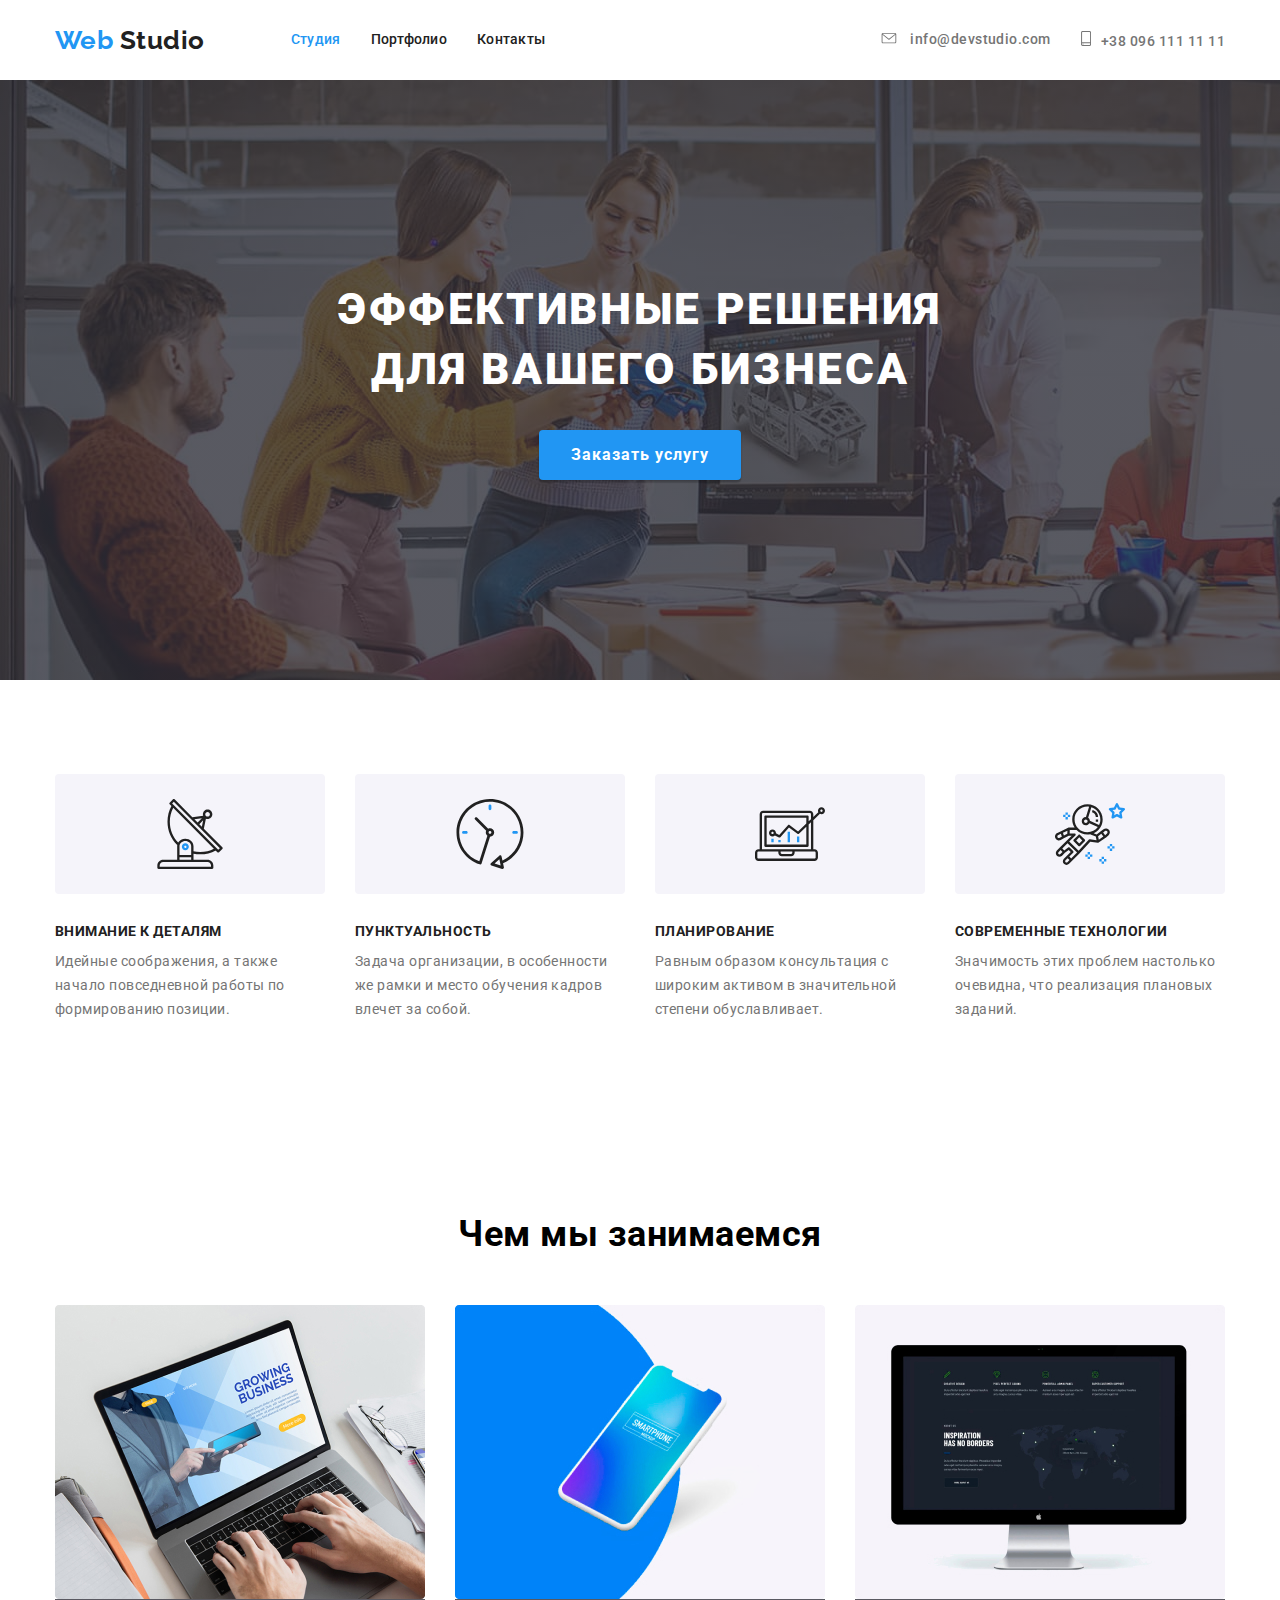
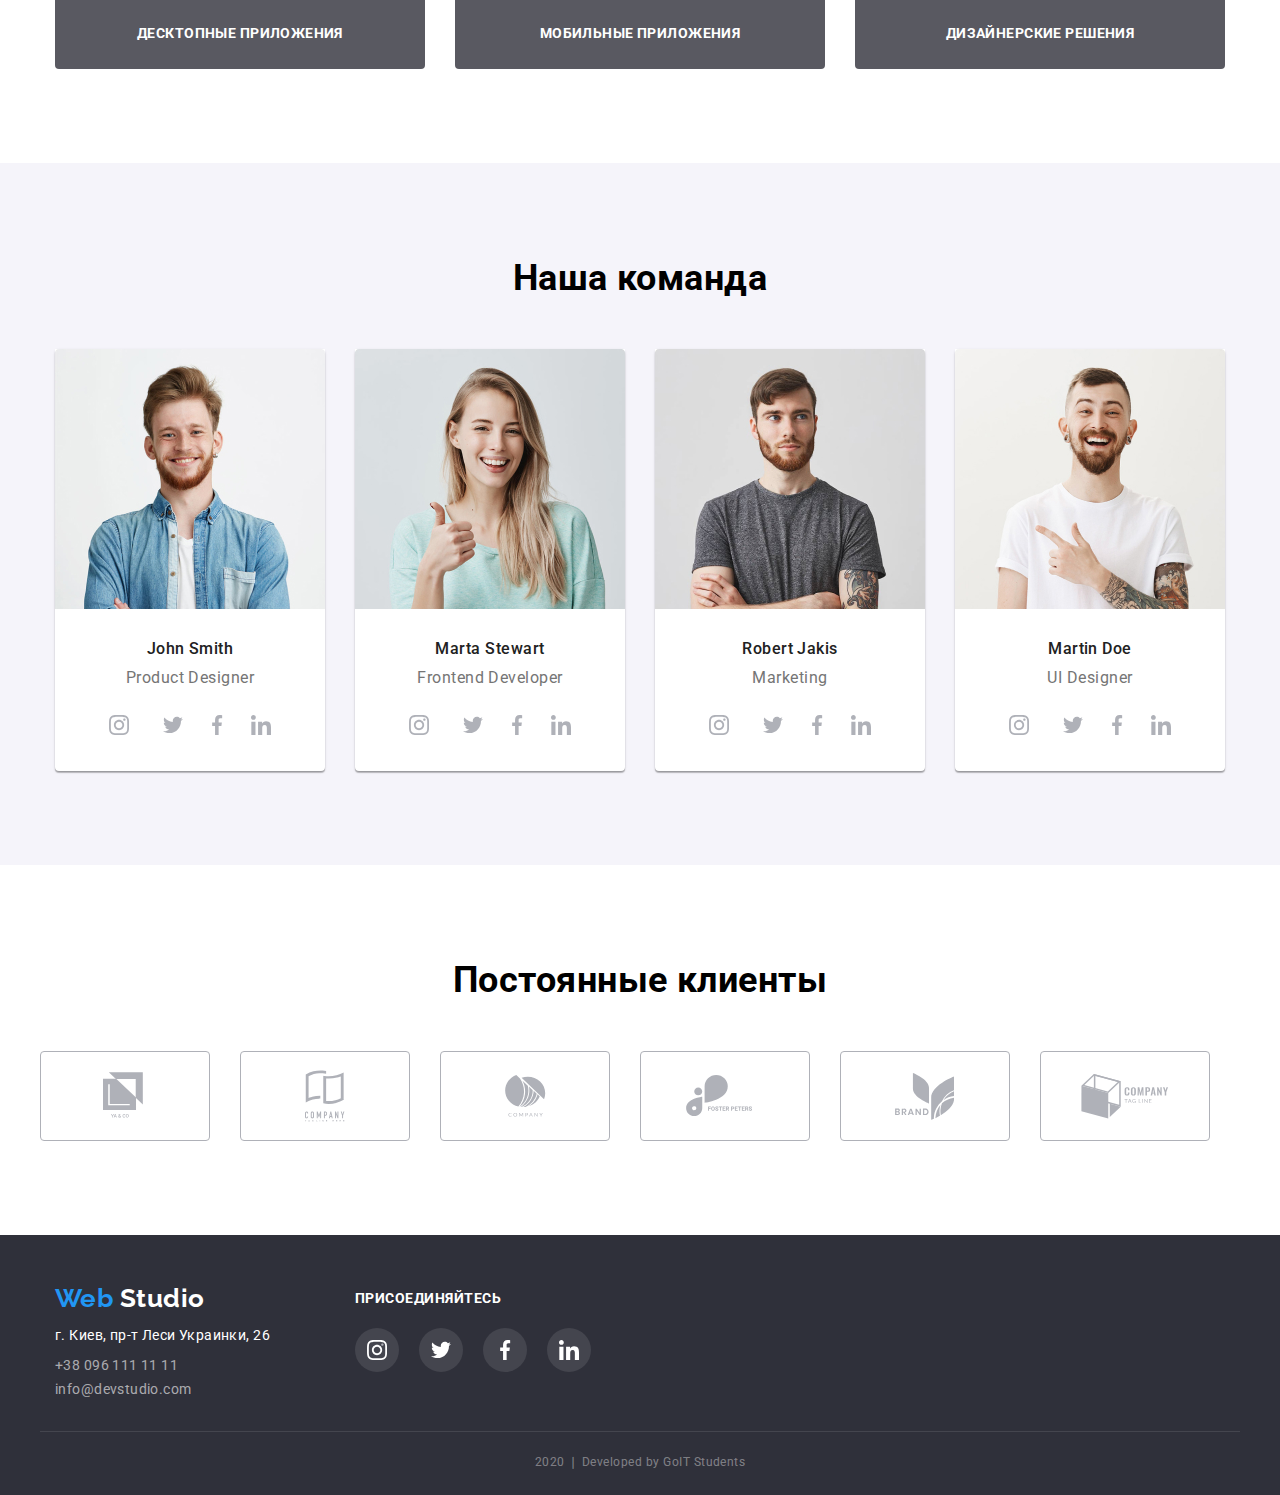
<file: index.html>
<!DOCTYPE html>
<html lang="ru">
<head>
    <meta charset="UTF-8">
    <meta name="viewport" content="width=device-width, initial-scale=1.0">
    <title>Web Studio v.1</title>
    <link rel="stylesheet" href="https://cdnjs.cloudflare.com/ajax/libs/modern-normalize/0.6.0/modern-normalize.min.css">
    <link rel="stylesheet" href="./css/style.css">
    <link href="https://fonts.googleapis.com/css2?family=Raleway:wght@700&family=Roboto:wght@400;500;700;900&display=swap" rel="stylesheet">
</head>
<body>
    <!-- Header-->
    <header class="header">
        <nav class="container main-nav">
                <a href="./index.html" class="logo">
                    <span class="logo-web">Web</span> Studio
                </a>
                <ul class="site-nav list">
                    <li class="item">
                        <a href="./index.html" class="link current">Студия</a>
                    </li>
                    <li class="item">
                        <a href="./portfolio.html" class="link">Портфолио</a>
                    </li>
                    <li class="item">
                        <a href="" class="link">Контакты</a>
                    </li>   
                </ul>
                <ul class="site-adress list">
                    <li class="item">
                       <!-- <img class="img-header" src="./img/envelope.svg" alt="Почта компании"> -->
                        <a href="mailto:info@devstudio.com" class="link">
                            <svg class="item-mail">
                                <use href="./img/symbol-defs.svg#icon-envelope"></use>
                            </svg> info@devstudio.com
                        </a>
                    </li>
                    <li class="item">
                        <!--<img class="img-header" src="./img/fon.svg" alt="Телефон компании"> -->
                        <a href="tel:+380961111111" class="link">
                            <svg class="item-fon">
                                <use href="./img/symbol-defs.svg#icon-fon"></use>
                            </svg>+38 096 111 11 11
                        </a>
                    </li>
                </ul>
        </nav>
    </header>
    <!-- Main part-->
    <main>
        <!--Baner -->
        <section class="hero">
            <!--<img src="./img/baner.png" alt="Банер"> -->
            <h1 class="hero-title">Эффективные решения для вашего бизнеса</h1>
            <a href="" class="button primary">Заказать услугу</a>
        </section>
        <!--Features-->
        <section class="invisibel-features">
            <!--Скрытый заголовок.-->
            <div class="container">
                <ul class="list list-point">
                    <li class="point">
                        <a href="" class="instrument">
                            <div class="img-card">
                                <!--<img class="img-point" src="./img/antenna.svg" alt="antenna" width="70" height="120" > -->
                                <svg class="img-point">
                                    <use href="./img/symbol-defs.svg#icon-antenna"></use>
                                </svg>
                            </div>
                            <h3 class="featur-f">Внимание к деталям</h3>
                            <p class="featur-f">Идейные соображения, а также начало повседневной работы по формированию позиции.</p>
                        </a>
                    </li>
                    <li class="point">
                        <a href="" class="instrument">
                            <div class="img-card">
                                <!-- <img class="img-point" src="./img/clock.svg" alt="clock"width="70" height="120" > -->
                                <svg class="img-point">
                                    <use href="./img/symbol-defs.svg#icon-clock"></use>
                                </svg>    
                            </div>
                            <h3 class="featur-f">Пунктуальность</h3>
                            <p class="featur-f">Задача организации, в особенности же рамки и место обучения кадров влечет за собой.</p>
                        </a>
                    </li>
                    <li class="point">
                        <a href="" class="instrument">
                            <div class="img-card">
                                <!-- <img  class="img-point" src="./img/diagram.svg" alt="diagram" width="70" height="120" > -->
                                <svg class="img-point">
                                    <use href="./img/symbol-defs.svg#icon-diagram"></use>
                                </svg>
                            </div>
                            <h3 class="featur-f">Планирование</h3>
                            <p class="featur-f">Равным образом консультация с широким активом в значительной степени обуславливает.</p>
                        </a>
                    </li>
                    <li class="point">
                        <a href="" class="instrument">
                            <div class="img-card">
                                <!-- <img class="img-point" src="./img/astronaut.svg" alt="astronaut" width="70" height="120" > -->
                                <svg class="img-point">
                                    <use href="./img/symbol-defs.svg#icon-astronaut"></use>
                                </svg>
                            </div>
                            <h3 class="featur-f">Современные технологии</h3>
                            <p class="featur-f">Значимость этих проблем настолько очевидна, что реализация плановых заданий.</p>
                        </a>
                    </li>
                </ul>
            </div>
        </section>
        <!--Tasks-->
        <section class="feature">
            <div class="container">
               <h2 class="task">Чем мы занимаемся</h2>
                    <ul class="list features">
                        <li class="picture">
                            <img src="./img/box_1.jpg" width="370" height="294" alt="box_1">
                            <h3 class="adds">Десктопные приложения</h3>
                        </li>
                        <li class="picture">
                            <img src="./img/box_2.jpg" width="370" height="294" alt="box_2">
                            <h3 class="adds">Мобильные приложения</h3>
                        </li>
                        <li class="picture">
                            <img src="./img/box_3.jpg" width="370" height="294" alt="box_3">
                            <h3 class="adds">Дизайнерские решения</h3>
                        </li>
                    </ul>
            </div>
        </section>
        <!--Team-->
        <section class="team">
            <div class="container">   
                <h2 class="task">Наша команда</h2>
                <ul class="list comando">
                    <li class="social-item">
                        <img class="photo" src="./img/john.jpg" alt="john smith" width="270" height="260" />
                        <h3 class="name">John Smith</h3>
                        <p class="profi">Product Designer</p>
                        <ul class="social">
                            <li class="gatjet">
                                <a class="label" href="" aria-label="Ссылка на Instagram">
                                    <!-- <img src="./img/instagram.svg" alt="instagram"> -->
                                    <svg class="icon">
                                        <use href="./img/symbol-defs.svg#icon-instagram"></use>
                                    </svg>
                                </a>
                            </li>
                            <li>
                                <a class="label" href="" aria-label="Ссылка на Twitter">
                                    <!-- <img src="./img/twitter.svg" alt="twitter"> -->
                                    <svg class="icon">
                                        <use href="./img/symbol-defs.svg#icon-twitter"></use>
                                    </svg>
                                </a>
                            </li>
                            <li>
                                <a class="label" href="" aria-label="Ссылка на Facebook">
                                   <!-- <img src="./img/facebook.svg" alt="facebook">-->
                                    <svg class="icon">
                                        <use href="./img/symbol-defs.svg#icon-facebook"></use>
                                    </svg>
                                </a>
                            </li>
                            <li>
                                <a class="label" href="" aria-label="Ссылка на LinkedIn">
                                    <!--<img src="./img/linkedin.svg" alt="linkedin"> -->
                                    <svg class="icon">
                                        <use href="./img/symbol-defs.svg#icon-linkedin"></use>
                                    </svg>
                                </a>
                            </li>
                        </ul>
                    </li>               
                    <li class="social-item">
                        <img class="photo" src="./img/marta.jpg" alt="marta stewart" width="270" height="260" />
                        <h3 class="name">Marta Stewart</h3>
                        <p class="profi">Frontend Developer</p>
                        <ul class="social">
                            <li class="gatjet">
                                <a class="label" href="" aria-label="Ссылка на Instagram">
                                    <!-- <img src="./img/instagram.svg" alt="instagram"> -->
                                    <svg class="icon">
                                        <use href="./img/symbol-defs.svg#icon-instagram"></use>
                                    </svg>
                                </a>
                            </li>
                            <li>
                                <a class="label" href="" aria-label="Ссылка на Twitter">
                                    <!-- <img src="./img/twitter.svg" alt="twitter"> -->
                                    <svg class="icon">
                                        <use href="./img/symbol-defs.svg#icon-twitter"></use>
                                    </svg>
                                </a>
                            </li>
                            <li>
                                <a class="label" href="" aria-label="Ссылка на Facebook">
                                   <!-- <img src="./img/facebook.svg" alt="facebook">-->
                                    <svg class="icon">
                                        <use href="./img/symbol-defs.svg#icon-facebook"></use>
                                    </svg>
                                </a>
                            </li>
                            <li>
                                <a class="label" href="" aria-label="Ссылка на LinkedIn">
                                    <!--<img src="./img/linkedin.svg" alt="linkedin"> -->
                                    <svg class="icon">
                                        <use href="./img/symbol-defs.svg#icon-linkedin"></use>
                                    </svg>
                                </a>
                            </li>
                        </ul>
                    </li>
                    <li class="social-item">
                        <img class="photo" src="./img/robert.jpg" alt="robert jakis" width="270" height="260" />
                        <h3 class="name">Robert Jakis</h3>
                        <p class="profi">Marketing</p>
                        <ul class="social">
                            <li class="gatjet">
                                <a class="label" href="" aria-label="Ссылка на Instagram">
                                    <!-- <img src="./img/instagram.svg" alt="instagram"> -->
                                    <svg class="icon">
                                        <use href="./img/symbol-defs.svg#icon-instagram"></use>
                                    </svg>
                                </a>
                            </li>
                            <li>
                                <a class="label" href="" aria-label="Ссылка на Twitter">
                                    <!-- <img src="./img/twitter.svg" alt="twitter"> -->
                                    <svg class="icon">
                                        <use href="./img/symbol-defs.svg#icon-twitter"></use>
                                    </svg>
                                </a>
                            </li>
                            <li>
                                <a class="label" href="" aria-label="Ссылка на Facebook">
                                   <!-- <img src="./img/facebook.svg" alt="facebook">-->
                                    <svg class="icon">
                                        <use href="./img/symbol-defs.svg#icon-facebook"></use>
                                    </svg>
                                </a>
                            </li>
                            <li>
                                <a class="label" href="" aria-label="Ссылка на LinkedIn">
                                    <!--<img src="./img/linkedin.svg" alt="linkedin"> -->
                                    <svg class="icon">
                                        <use href="./img/symbol-defs.svg#icon-linkedin"></use>
                                    </svg>
                                </a>
                            </li>
                        </ul>
                    </li>            
                    <li class="social-item">
                        <img class="photo" src="./img/martin.jpg" alt="martin doe" width="270" height="260" />
                        <h3 class="name">Martin Doe</h3>
                        <p class="profi">UI Designer</p>
                        <ul class="social">
                            <li class="gatjet">
                                <a class="label" href="" aria-label="Ссылка на Instagram">
                                    <!-- <img src="./img/instagram.svg" alt="instagram"> -->
                                    <svg class="icon">
                                        <use href="./img/symbol-defs.svg#icon-instagram"></use>
                                    </svg>
                                </a>
                            </li>
                            <li>
                                <a class="label" href="" aria-label="Ссылка на Twitter">
                                    <!-- <img src="./img/twitter.svg" alt="twitter"> -->
                                    <svg class="icon">
                                        <use href="./img/symbol-defs.svg#icon-twitter"></use>
                                    </svg>
                                </a>
                            </li>
                            <li>
                                <a class="label" href="" aria-label="Ссылка на Facebook">
                                   <!-- <img src="./img/facebook.svg" alt="facebook">-->
                                    <svg class="icon">
                                        <use href="./img/symbol-defs.svg#icon-facebook"></use>
                                    </svg>
                                </a>
                            </li>
                            <li>
                                <a class="label" href="" aria-label="Ссылка на LinkedIn">
                                    <!--<img src="./img/linkedin.svg" alt="linkedin"> -->
                                    <svg class="icon">
                                        <use href="./img/symbol-defs.svg#icon-linkedin"></use>
                                    </svg>
                                </a>
                            </li>
                        </ul>
                    </li>
                </ul>
            </div>
        </section>
        <!--Clients-->
        <section class="client">
            <div class="container">
            <h2 class="task">Постоянные клиенты</h2>
            <ul class="list-client">
                <li class="pic">
                    <a href="" class="company">
                        <!-- <img src="./img/logo_1.svg" alt="logo_1"> -->
                        <svg class="plant logo_1" width="44" height="49">
                            <use href="./img/symbol-defs.svg#icon-logo_1"></use>
                        </svg>
                    </a>
                 </li>
                <li class="pic">
                    <a href="" class="company">
                        <!-- <img src="./img/logo_2.svg" alt="logo_2"> -->
                        <svg class="plant logo_2" width="40" height="52">
                            <use href="./img/symbol-defs.svg#icon-logo_2"></use>
                        </svg>
                    </a>
                </li>
                <li class="pic">
                    <a href="" class="company">
                        <!-- <img src="./img/logo_3.svg" alt="logo_3">-->
                        <svg class="plant logo_3" width="41" height="42">
                            <use href="./img/symbol-defs.svg#icon-logo_3"></use>
                        </svg>
                    </a>
                </li>
                <li class="pic">
                    <a href="" class="company">
                        <!-- <img src="./img/logo_4.svg" alt="logo_4"> -->
                        <svg class="plant logo_4" width="79" height="42">
                            <use href="./img/symbol-defs.svg#icon-logo_4"></use>
                        </svg>
                    </a>
                </li>
                <li class="pic">
                    <a href="" class="company">
                        <!-- <img src="./img/logo_5.svg" alt="logo_5">-->
                        <svg class="plant logo_5" width="59" height="47">
                            <use href="./img/symbol-defs.svg#icon-logo_5"></use>
                        </svg>
                    </a>
                </li>
                <li class="pic">
                    <a href="" class="company">
                        <!-- <img src="./img/logo_6.svg" alt="logo_6"> -->
                        <svg class="plant logo_6" width="88" height="45">
                            <use href="./img/symbol-defs.svg#icon-logo_6"></use>
                        </svg>
                    </a>
                </li>
            </ul>
        </div>
        </section>
    </main>
    <!-- Footer-->
    <footer class="footer-f">
        <div class="container">
            <div class="page-footer">
                <div class="footer-lg">
                    <a href="" class="logo-f">
                        <span class="logo-web">Web</span> Studio
                    </a>
                    <address class="adress-studio">
                        <p class="place"> г. Киев, пр-т Леси Украинки, 26</p>
                        <ul class="general adress-list">
                            <li>
                                <a href="tel:+380961111111" class="footer-mails">
                                    +38 096 111 11 11
                                </a>
                            </li>
                            <li>
                                <a href="mailto:info@devstudio.com" class="footer-mails">
                                  info@devstudio.com
                                </a>
                            </li>
                        </ul>
                    </address>
                </div>
                <section class="footer-s">
                    <h3 class="footer-h">Присоединяйтесь</h3>
                    <ul class="footer-social">
                        <li class="aria-footer">
                            <a class="label-footer" href="" aria-label="Ссылка на Instagram">
                                <!-- <img src="./img/instagram.svg" alt="instagram"> -->
                                <svg class="icon">
                                    <use href="./img/symbol-defs.svg#icon-instagram"></use>
                                </svg>
                            </a>
                        </li>
                        <li class="aria-footer">
                            <a class="label-footer" href="" aria-label="Ссылка на Twitter">
                                <!-- <img src="./img/twitter.svg" alt="twitter"> -->
                                <svg class="icon">
                                    <use href="./img/symbol-defs.svg#icon-twitter"></use>
                                </svg>
                            </a>
                        </li>
                        <li class="aria-footer">
                            <a class="label-footer" href="" aria-label="Ссылка на Facebook">
                                <!-- <img src="./img/facebook.svg" alt="facebook">-->
                                 <svg class="icon">
                                     <use href="./img/symbol-defs.svg#icon-facebook"></use>
                                 </svg>
                             </a>
                        </li>
                        <li class="aria-footer">
                            <a class="label-footer" href="" aria-label="Ссылка на LinkedIn">
                                <!--<img src="./img/linkedin.svg" alt="linkedin"> -->
                                <svg class="icon">
                                    <use href="./img/symbol-defs.svg#icon-linkedin"></use>
                                </svg>
                            </a>
                        </li>
                    </ul>
                </section>
            </div>
        </div>
            <p class="developer">2020 &#10072; Developed by GoIT Students</p>
    </footer>
</body>
</html>
</file>
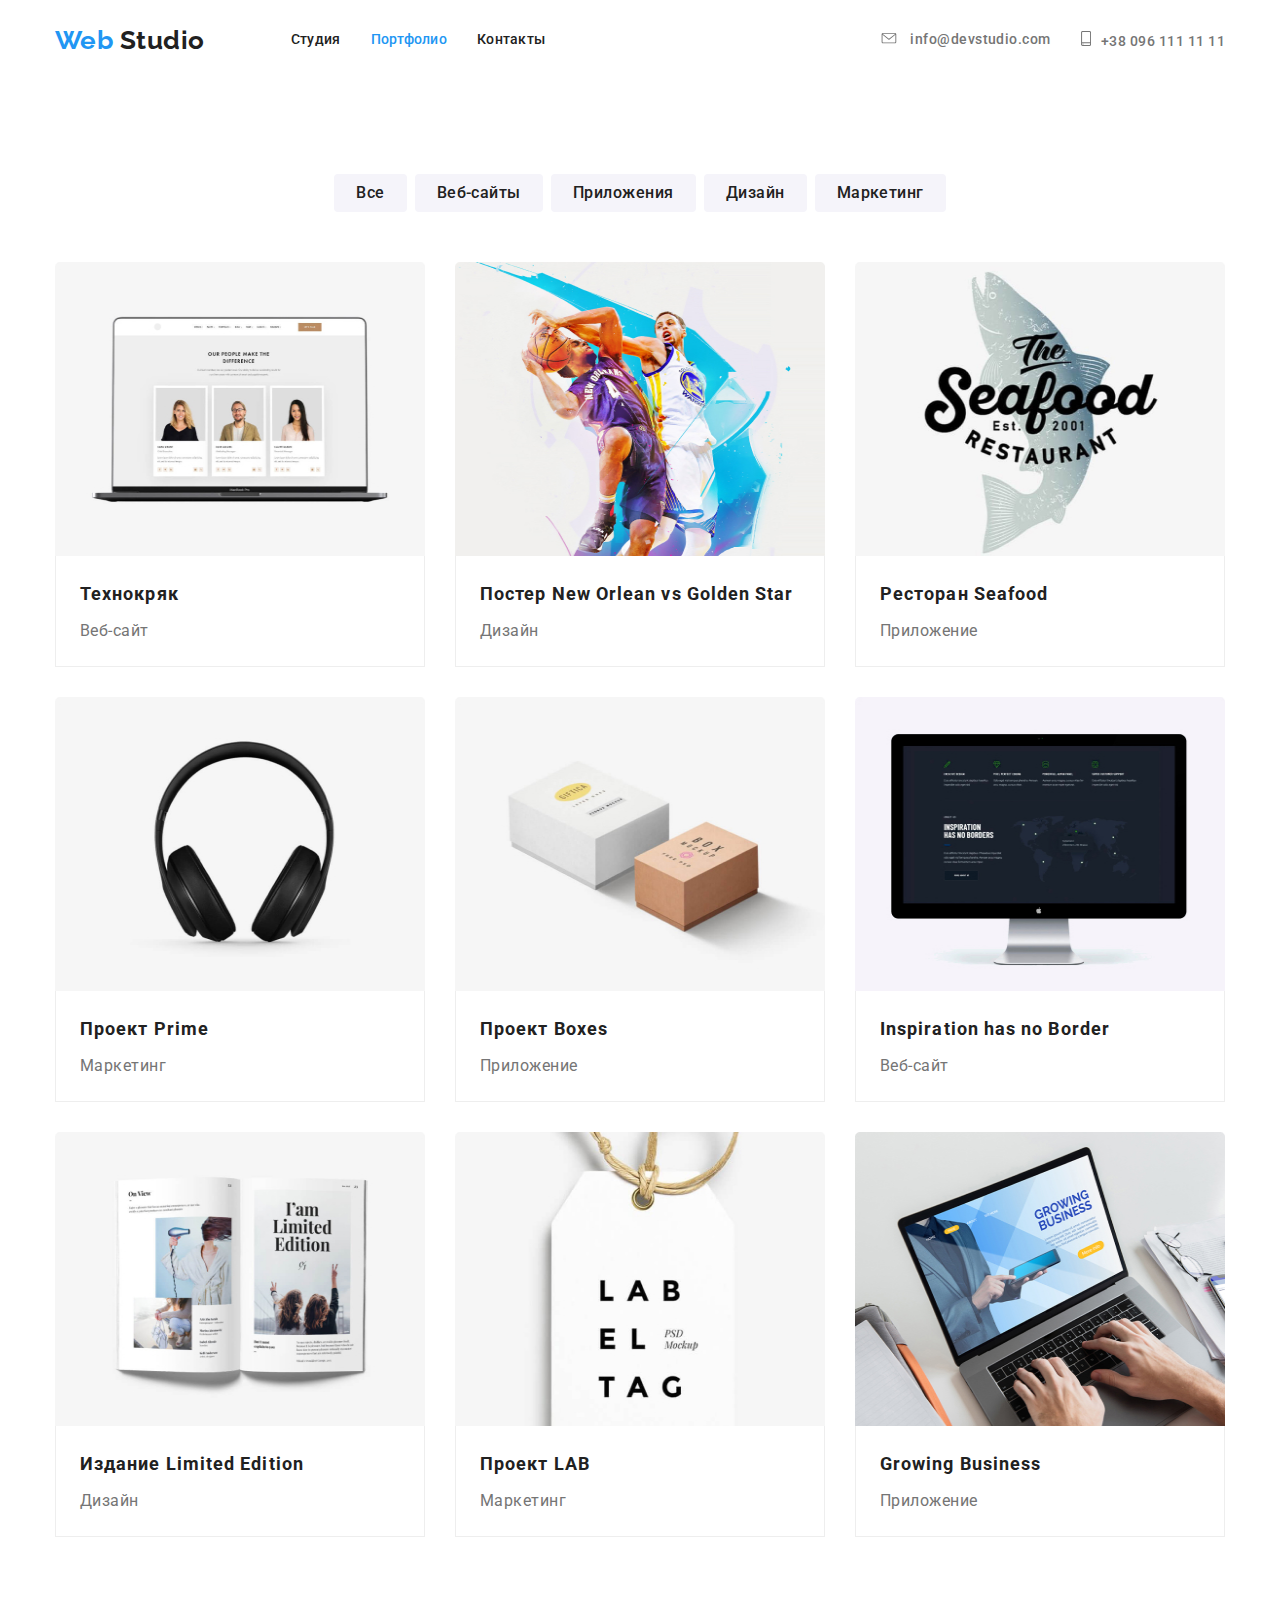
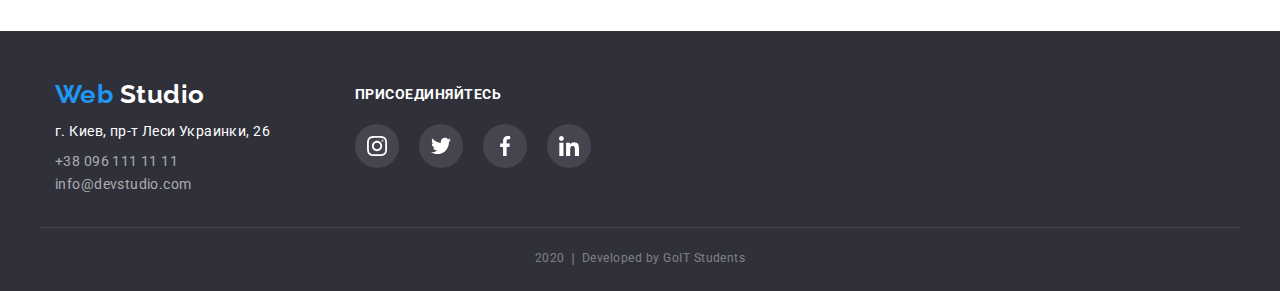
<file: portfolio.html>
<!DOCTYPE html>
<html lang="ru">
<head>
    <meta charset="UTF-8">
    <meta name="viewport" content="width=device-width, initial-scale=1.0">
    <title>Portfolio</title>
    <link rel="stylesheet" href="https://cdnjs.cloudflare.com/ajax/libs/modern-normalize/0.6.0/modern-normalize.min.css">
    <link rel="stylesheet" href="./css/style.css">
    <link href="https://fonts.googleapis.com/css2?family=Raleway:wght@700&family=Roboto:wght@400;500;700;900&display=swap" rel="stylesheet">
</head>
<body>
    <!-- Header-->
    <header class="header">
        <nav class="container main-nav">
                <a href="./index.html" class="logo">
                    <span class="logo-web">Web</span> Studio
                </a>
                <ul class="site-nav list">
                    <li class="item">
                        <a href="./index.html" class="link">Студия</a>
                    </li>
                    <li class="item">
                        <a href="./portfolio.html" class="link current">Портфолио</a>
                    </li>
                    <li class="item">
                        <a href="" class="link">Контакты</a>
                    </li>   
                </ul>
                <ul class="site-adress list">
                    <li class="item">
                       <!-- <img class="img-header" src="./img/envelope.svg" alt="Почта компании"> -->
                        <a href="mailto:info@devstudio.com" class="link">
                            <svg class="item-mail">
                                <use href="./img/symbol-defs.svg#icon-envelope"></use>
                            </svg> info@devstudio.com
                        </a>
                    </li>
                    <li class="item">
                        <!--<img class="img-header" src="./img/fon.svg" alt="Телефон компании"> -->
                        <a href="tel:+380961111111" class="link">
                            <svg class="item-fon">
                                <use href="./img/symbol-defs.svg#icon-fon"></use>
                            </svg>+38 096 111 11 11
                        </a>
                    </li>
                </ul>
        </nav>
    </header>
    <!-- Main part-->
    <main>
        <section class="filter"> <!-- Filters-->
            <div class="container">
                <!--<h1>Фильтры</h1> Скрытый заголовок.Уберется при оформлении CSS-->
                <ul class="button list-bt">
                    <li class="button-b">
                        <button type="button" class="button-secondary">Все</button>
                    </li>
                    <li class="button-b">
                        <button type="button" class="button-secondary">Веб-сайты</button>
                    </li>
                    <li class="button-b">
                        <button type="button" class="button-secondary">Приложения</button>
                    </li>
                    <li class="button-b">
                        <button type="button" class="button-secondary">Дизайн</button>
                    </li>
                    <li class="button-b">
                        <button type="button" class="button-secondary">Маркетинг</button>
                    </li>
                </ul>
                <ul class="galery list-bt">
                    <li class="card">
                        <a class="card-foto" href="">
                            <img src="./img/img_1.jpg" alt="project_1" width="370" height="294">
                            <div class="galery-card">
                                <h3 class="list-info">Технокряк</h3>
                                <p class="list-top">Веб-сайт</p>
                            </div>               
                        </a>
                    </li>
                    <li class="card">
                        <a class="card-foto" href="">
                            <img src="./img/img_2.jpg" alt="project_2" width="370" height="294">  
                            <div class="galery-card">
                                <h3 class="list-info">Постер New Orlean vs Golden Star</h3>
                                <p class="list-top">Дизайн</p>
                            </div>
                        </a>
                    </li>
                    <li class="card">
                        <a class="card-foto" href="">
                            <img src="./img/img_3.jpg" alt="project_3" width="370" height="294">  
                            <div class="galery-card">
                                <h3 class="list-info">Ресторан Seafood</h3>
                                <p class="list-top">Приложение</p>
                            </div>
                        </a>
                    </li>
                    <li class="card">
                        <a class="card-foto" href="">
                            <img src="./img/img_4.jpg" alt="project_4" width="370" height="294">  
                            <div class="galery-card">
                                <h3 class="list-info">Проект Prime</h3>
                                <p class="list-top">Маркетинг</p>
                            </div>
                        </a>
                    </li>
                    <li class="card">
                        <a class="card-foto" href="">
                            <img src="./img/img_5.jpg" alt="project_5" width="370" height="294">  
                            <div class="galery-card">
                                <h3 class="list-info">Проект Boxes</h3>
                                <p class="list-top">Приложение</p>
                            </div>
                        </a>
                    </li>
                    <li class="card">
                        <a class="card-foto" href="">
                            <img src="./img/img_6.jpg" alt="project_6" width="370" height="294">  
                            <div class="galery-card">
                                <h3 class="list-info">Inspiration has no Border</h3>
                                <p class="list-top">Веб-сайт</p>
                            </div>
                        </a>   
                    </li>
                    <li class="card">
                        <a class="card-foto" href="">
                            <img src="./img/img_7.jpg" alt="project_7" width="370" height="294">  
                            <div class="galery-card">
                                <h3 class="list-info">Издание Limited Edition</h3>
                                <p class="list-top">Дизайн</p>
                            </div>
                        </a>
                    </li>
                    <li class="card">
                        <a class="card-foto" href="">
                            <img src="./img/img_8.jpg" alt="project_8" width="370" height="294">  
                            <div class="galery-card">
                                <h3 class="list-info">Проект LAB</h3>
                                <p class="list-top">Маркетинг</p>
                            </div>
                        </a>
                    </li>
                    <li class="card">
                        <a class="card-foto" href="">
                            <img src="./img/img_9.jpg" alt="project_9" width="370" height="294">  
                            <div class="galery-card">
                                <h3 class="list-info">Growing Business</h3>
                                <p class="list-top">Приложение</p>
                            </div>
                        </a>
                    </li>
                </ul>
            </div>
        </section>
    </main>
    <!-- Footer-->
    <footer class="footer-f">
        <div class="container">
            <div class="page-footer">
                <div class="footer-lg">
                    <a href="" class="logo-f">
                        <span class="logo-web">Web</span> Studio
                    </a>
                    <address class="adress-studio">
                        <p class="place"> г. Киев, пр-т Леси Украинки, 26</p>
                        <ul class="general adress-list">
                            <li>
                                <a href="tel:+380961111111" class="footer-mails">
                                    +38 096 111 11 11
                                </a>
                            </li>
                            <li>
                                <a href="mailto:info@devstudio.com" class="footer-mails">
                                  info@devstudio.com
                                </a>
                            </li>
                        </ul>
                    </address>
                </div>
                <section class="footer-s">
                    <h3 class="footer-h">Присоединяйтесь</h3>
                    <ul class="footer-social">
                        <li class="aria-footer">
                            <a class="label-footer" href="" aria-label="Ссылка на Instagram">
                                <!-- <img src="./img/instagram.svg" alt="instagram"> -->
                                <svg class="icon">
                                    <use href="./img/symbol-defs.svg#icon-instagram"></use>
                                </svg>
                            </a>
                        </li>
                        <li class="aria-footer">
                            <a class="label-footer" href="" aria-label="Ссылка на Twitter">
                                <!-- <img src="./img/twitter.svg" alt="twitter"> -->
                                <svg class="icon">
                                    <use href="./img/symbol-defs.svg#icon-twitter"></use>
                                </svg>
                            </a>
                        </li>
                        <li class="aria-footer">
                            <a class="label-footer" href="" aria-label="Ссылка на Facebook">
                                <!-- <img src="./img/facebook.svg" alt="facebook">-->
                                 <svg class="icon">
                                     <use href="./img/symbol-defs.svg#icon-facebook"></use>
                                 </svg>
                             </a>
                        </li>
                        <li class="aria-footer">
                            <a class="label-footer" href="" aria-label="Ссылка на LinkedIn">
                                <!--<img src="./img/linkedin.svg" alt="linkedin"> -->
                                <svg class="icon">
                                    <use href="./img/symbol-defs.svg#icon-linkedin"></use>
                                </svg>
                            </a>
                        </li>
                    </ul>
                </section>
            </div>
        </div>
            <p class="developer">2020 &#10072; Developed by GoIT Students</p>
    </footer>

</body>
</html>
</file>
<file: css/style.css>
/* белый фон background: #FFFFFF; */
/* акцент голубой переход при нажатии color: #2196F3; */
/* текст черный color: #212121; */
/* почта,телефон,должности,текст под антеной  color: #757575; */
/* фон Наша команда  background: #F5F4FA; */
/* фон футера background: #2F303A; */
/* футер адрес  rgba(255, 255, 255, 0.6) */
/* фон #E5E5E5; */

/* шрифты
Raleway  bold - 700
Roboto normal- 400, 500,bold - 700,900
 */
html{
    box-sizing: border-box;
}
*,
*::before,
*::after {
    box-sizing: inherit;
}

:root {
    --primary-text-color: #212121;
    --title-text-color: #757575;
    --accent-text-color: #2196F3;
    --primary-white-color: #ffffff;
    --second-grey-color: #F5F4FA;
    --footer-color: #2F303A;
    --features-color: #E5E5E5;
    --clients-color: #AFB1B8;
}
body, button {
    background-color: var (--primary-white-color);
   
    font-family: 'Roboto', sans-serif;
    letter-spacing: 0.03em;
}
/* убрали точки у ссылок */
.list a {
    text-decoration: none;
}

.social {
    list-style: none;
}

/* Лого Веб Студия */
.logo-web {
    color: var(--accent-text-color);
  }
.logo {
    color: var(--primary-text-color);
    text-decoration: none;
    font-family: Raleway;
    font-weight: 700;
    font-size: 26px;
    line-height: 0.03;
  }

.container {
    margin: 0 auto;
    width: 1200px;
    padding-left: 15px;
    padding-right: 15px;
    /* outline: 2px solid tomato; */
}  

/* Main nav */

.main-nav {
    display: flex;
    align-items: center;
  }
  /* Site nav */
.site-nav.list {
    display: flex;
    margin-left: 86px;
  }
.site-nav {
    margin: 0;
    padding: 0;
}
  .site-nav .item:not(:last-child) {
    margin-right: 50px;
}
  /* Навигация и телефон */
.site-nav .link {
    display: block;
    padding-top: 32px;
    padding-bottom: 32px;


    color: var(--primary-text-color);
    font-style: normal;
    font-weight: 500;
    font-size: 14px;
    line-height: 1.14;
    letter-spacing: 0.02em;

}
/* Навигация по страницам */
.site-nav .link:hover,
.site-nav .link:focus {
    color: var(--accent-text-color);
}
 
.site-nav .link.current {
    color: var(--accent-text-color);
}

 /* Адрес и телефон */
 .site-adress {
    display: flex;
    margin-left: auto;
    padding: 0;
    margin-top: 0px;
    margin-bottom: 0px;

  }
.list .item:not(:last-child) {
        margin-right: 30px;
}

 .site-adress .link {
    color: var(--title-text-color);
    font-weight: 500;
    font-size: 14px;
    line-height: 1.14;
   
    /* list-style: none; */
 }
 
 
 .item {
    display: flex;
    align-items: center;
} 
/* .link::before{
    content: "";
    width: 16px;
    height: 12px;
    background-image: url(../img/envelope\(hover\).svg);
    background-size: contain;
    background-position: center;
    margin-right: 10px;
} */
.item-mail {
    margin-right: 10px;
    width: 16px;
    height: 11px;
    cursor: pointer;
    fill: var(--title-text-color);
}
.item-fon {
    margin-right: 10px;
    width: 10px;
    height: 15px;
    cursor: pointer;
    fill: var(--title-text-color);
}
.site-adress .link:hover,
 .site-adress .link:focus{
     color: var(--accent-text-color);
 }
 .site-adress .link:hover >.item-mail,
 .site-adress .link:focus >.item-mail,
 .site-adress .link:hover >.item-fon,
 .site-adress .link:focus >.item-fon{
    fill: var(--accent-text-color);
 }


/* .list-link.phone::before{
    content: "";
    width: 10px;
    height: 15px;
    background-image: url(../img/vector.svg);
    background-size: contain;
    background-position: center;
    margin-right: 10px;
} */
img {
    display: block;
}
/*
.img-header {
    margin-right: 10px;
} */
 
/* Hero */

.hero {
    display: flex;
    flex-direction: column;
    align-items: center;
    justify-content: center;

    background-image: linear-gradient(
        to right,
        rgba(47, 48, 58, 0.8),
        rgba(47, 48, 58, 0.8)
      ),
      url(../img/header.jpg);
    /* background-color: rgb(70, 70, 70); */
    max-width: 1600px; 
    height: 600px;
}
 /* Банер */ 
.hero-title {
    color: var(--primary-white-color);

    margin-left: auto;
    margin-right: auto;
    margin-top: 0px;
    margin-bottom: 46px;
    width: 646px;
    height: 104px;
    
    font-style: normal;
    font-weight: 900;
    font-size: 44px;
    line-height: 1.36;
    letter-spacing: 0.06em;
    text-align: center;
    text-transform: uppercase;
}

/* Button */
 .button.primary {
    display: inline-block;
    border: 1px;
    border-radius: 4px;
    padding: 10px 32px;
        
    color: var(--accent-text-color);
    background-color: var(--primary-white-color);
    
    font-style: normal;
    font-weight: 700;
    font-size: 16px;
    line-height: 1.88;
    align-items: center;
    text-align: center;
    letter-spacing: 0.06em;
    text-decoration: none;
}
 
/* Фильтры-кнопки впервой странице и портфолио */


.button.list-bt {
    display: flex;
    justify-content: center;
    margin-bottom: 50px;
}
 .list-bt { 
    list-style: none;
    margin: 0px;
    padding: 0px;
}
.button-secondary {
    
    background: var(--second-grey-color);
    padding: 6px 22px;
    border-radius: 4px;
    border: transparent;
    color: var(--primary-text-color);
    
    font-style: normal;
    font-weight: 500;
    font-size: 16px;
    line-height: 1.62;
    text-align: center;
        
}
.button.primary:hover,
.button.primary:focus {
     background-color: var(--primary-white-color);
     color: var(--primary-text-color);
}
 .button.primary,
 .button-secondary:hover,
 .button-secondary:focus  {
    background-color: var(--accent-text-color);
    color: var(--primary-white-color);
    box-shadow: 0px 2px 2px rgba(0, 0, 0, 0.12), 0px 1px 2px rgba(0, 0, 0, 0.08), 0px 3px 1px rgba(0, 0, 0, 0.1);
 }
 
  /* Features & Tasks */ 

.invisibel-features {
    padding-top: 94px;
    padding-bottom: 94px;
    /* outline: 2px solid tomato; */
    
} 
.list-point {
    display: flex;
    margin: 0px;
    padding: 0px;
}
 
.point:not(:last-child) {
    margin-right: 30px;
    
}
li.point {
     list-style: none; 
}
.list-point .point {
    width: calc((100% - 90px) / 4);
}
li.point .instrument {
   display: inline-block;  
}
.img-card {
    background-color: var(--second-grey-color);
    display: flex;
    justify-content: center;
    width: 270px;
    height: 120px;
    border-radius: 4px;
    padding-top: 25px;
    padding-bottom: 25px;
    padding-left: 100px;
    padding-right: 100px;
}
.img-point {
    width: 70px;
    height: 70px;
}

h3.featur-f {
    margin-top: 30px;
    margin-bottom: 0px;

    color: var(--primary-text-color);
    font-style: normal;
    font-weight: 700;
    font-size: 14px;
    line-height: 1.14;
    text-align: left;
    text-transform: uppercase;
}
p.featur-f {
    margin-top: 10px;
    margin-bottom: 0px;

    color: var(--title-text-color);
    font-weight: 400;
    font-size: 14px;
    text-transform: none;
    text-align: left;
    height: 75px;
    line-height: 1.714;
}

/* чем мы занимаемся */
.feature {
    padding-top: 94px;
    padding-bottom: 94px;
    /* outline: 2px solid tomato;*/
} 
h2.task {
    
    font-weight: 700;
    font-size: 36px;
    line-height: 1.17;
    text-align: center;
    margin-top: 0px;
    margin-bottom: 50px;
}
h3.adds {
    padding-top: 27px;
    padding-bottom: 27px;

    color: var(--primary-white-color);
    background: rgba(47, 48, 58, 0.8);
    border-radius: 0px 0px 4px 4px;
    font-weight: 700;
    font-size: 14px;
    line-height: 1.14;
    text-align: center;
    letter-spacing: 0.03em;
    text-transform: uppercase;
}

h3 {
    margin-top: 0;
    margin-bottom: 0;
}
.list.features {
    display: flex;
    margin: 0px;
    padding: 0px;
    list-style: none;
    
 }   
.feature li.picture:not(:last-child) {
        margin-right: 30px;
        list-style: none;
}
/* Наша команда */
 .team {
    background-color: var(--second-grey-color);
    /* outline: 2px solid tomato; */
 }
 .team .container {
    padding-top: 94px;
    padding-bottom: 94px;
 }
.photo {
    margin-bottom: 30px;
}

p.profi {
    color: var(--title-text-color);
    font-style: normal;
    font-weight: 400;
    font-size: 16px;
    line-height: 1.19;
    text-align: center;

    margin-bottom: 16px;
    margin-top: 0px;
}
.comando {
    display: flex;
    margin: 0px;
    padding: 0px;
}

.social-item {
    display: block;
    width: calc((100% - 90px) / 4);
    
    padding-bottom: 24px;

    background-color: var(--primary-white-color);
    box-shadow: 0px 2px 1px rgba(0, 0, 0, 0.2),
                0px 1px 1px rgba(0, 0, 0, 0.14),
                0px 1px 3px rgba(0, 0, 0, 0.12);
    border-radius: 4px;

}
.social-item:not(:last-child) {
        margin-right: 30px;
}
.name {
    text-align: center;
    margin-top: 0px;
    margin-bottom: 10px;
    font-weight: 500;
    font-size: 16px;
    line-height: 1.19;
    color: var(--primary-text-color);
}
.comando .gatjet:not(:last-child) {
    margin-right: 10px
}
.social {
    display: flex;
    justify-content: center;
    padding: 0px;
}
.label {
    display: flex;
    align-items: center;
    width: 44px;
    height: 44px;
    border-radius: 50%;
    /* outline: none; */
    fill: var(--clients-color);
}
.icon {
    width: 20px;
    height: 20px;
    margin-left: auto;
    margin-right: auto;
    
}
.label:hover,
.label:focus{
    background-color: var(--accent-text-color);
    fill: var(--primary-white-color);
}
/* Наши клиенты */
.client {
    padding-top: 94px;
    padding-bottom: 94px;
    /* outline: 2px solid tomato; */
 }

.list-client {
    display: flex;
    justify-content: center ;
    list-style: none;
    padding: 0px;
    margin: 0px;    
}
.pic {
    width: calc((100% - 150px) / 6);
    margin-right: 30px;
}
.list-client .company:not(:last-child) {
    margin-right: 30px;
}

.company {
    display: flex;
    align-items: center;
    width: 170px;
    height: 90px;
    border: 1px solid var(--clients-color);
    border-radius: 4px;
    outline: none;
    fill: var(--clients-color);
}
.plant {
    display: flex;
    align-items: center;
    
}
.company:hover, .company:focus {
    fill: var(--accent-text-color);
    border: 1px solid var(--accent-text-color)
}

.logo_1,.logo_2,
.logo_3, .logo_4,
.logo_5, .logo_6 {
    margin-right: auto;
    margin-left: auto;
}


/* Footer */

.footer-f {
    background-color: var(--footer-color);
}
.page-footer {
    display: flex;
}
.logo-web {
    color: var(--accent-text-color);
  }
.footer-lg {
    margin-top: 48px;
} 
.logo-f {
    color: var(--primary-white-color);
    text-decoration: none;
    font-family: Raleway;
    font-weight: 700;
    font-size: 26px;
    line-height: 1.19;
}
.adress-studio {
    font-style: normal;
    margin-right: 69px;
}
  .place {
    color: var(--primary-white-color);
    font-weight: 400;
    font-size: 14px;
    line-height: 1.71;
    letter-spacing: 0.03em;
    text-transform: none;
    width: 231px;
    height: 21px;

    margin-top: 10px;
    margin-bottom: 0px;
}
.footer-mails {
    color: rgba(255, 255, 255, 0.6);
    font-style: normal;
    font-size: 14px;
    line-height: 1.71;
    letter-spacing: 0.03em;
    text-decoration: none;
 }
  .general {
    width: 231px;
    height: 21px;
    margin-top: 9px;
    margin-bottom: 28px;
      
  }
 .adress-list {
    padding: 0px;
    list-style: none;
 }
 .footer-s {
    width: 206px;
    height: 81px;
    margin-top: 56px;
    margin-right: 93px;
 }
.footer-h {
    color: var(--primary-white-color);
    margin-top: 0px;
    margin-bottom: 21px;
    margin-right: 0px;
    font-weight: 700;
    font-size: 14px;
    line-height: 1.14;
    text-transform: uppercase;

}
.footer-social{
    display: flex;
    margin: 0;
    padding: 0;
    list-style: none;
}
.aria-footer:not(:last-child) {
        margin-right: 10px;
}

.label-footer {
    display: flex;
    width: 44px;
    height: 44px;
    justify-content: center;
    align-items: center;
    border-radius: 50%;
    padding: 0;
    margin-right: 10px;
    background-color: rgba(255, 255, 255, 0.1);
    fill: var(--primary-white-color);
}
.label-footer:hover,
.label-footer:focus{
    background-color: var(--accent-text-color); 
}
.footer-f .container {
    padding-bottom: 28px;
    border-bottom: 1px solid rgba(255, 255, 255, 0.1);
}  
  p.developer {
    color: rgba(255, 255, 255, 0.4);
    font-weight: 400;
    font-size: 12px;
    line-height: 2;
    text-align: center;
    margin-top: 0px;
    margin-bottom: 0px;
    padding-top: 18px;
    padding-bottom: 21px;
  }

/* Portfolio */
.filter {
    padding-top: 94px;
    padding-bottom: 94px;
}
.list-info {
    color: var(--primary-text-color);
    font-style: normal;
    font-weight: 700;
    font-size: 18px;
    line-height: 2;
    letter-spacing: 0.06em;

    width: 322px;
    margin-top: 0px;
    margin-bottom: 0px;
}
.list-top {
    color: var(--title-text-color);
    font-style: normal;
    font-weight: 400;
    font-size: 16px;
    line-height: 1.87;

    width: 322px;
    margin-left: 0px;
    margin-right: 0px;
    margin-top: 4px;
    margin-bottom: 0px;
    
}
/* Объединил Технокряк и Вебсайт
 в один див и добавил рамку без верха*/
.galery-card {
    padding-top: 20px;
    padding-bottom: 20px;
    padding-right: 24px;
    padding-left: 24px;
    border-right-width: 1px;
    border-right-style: solid;
    border-right-color: #eeeeee;
    border-bottom-width: 1px;
    border-bottom-style: solid;
    border-bottom-color: #eeeeee;
    border-left-width: 1px;
    border-left-style: solid;
    border-left-color: #eeeeee;
}
.button-b:not(:last-child) {
    margin-right: 8px;
}
.galery {
    display: flex;
    flex-wrap: wrap;
    padding-left: 0px;
}
.card {
    width: calc((100% - 60px) / 3);
    /*background: var(--primary-white-color);
    border: 1px solid #EEEEEE;
     border-radius: 4px; */
}
.card-foto {
    display: block;
    text-decoration: none;
}
.card:not(:nth-child(3n)) {
    margin-right: 30px;
}
.card:not(:nth-last-child(-n + 3)) {
    margin-bottom: 30px;
}
.card:hover, .card:focus,
.card-foto:hover, .card-foto:focus {
    box-shadow: 1px 4px 6px rgba(0, 0, 0, 0.16),
                0px 4px 4px rgba(0, 0, 0, 0.06),
                0px 1px 1px rgba(0, 0, 0, 0.12);
}
</file>
